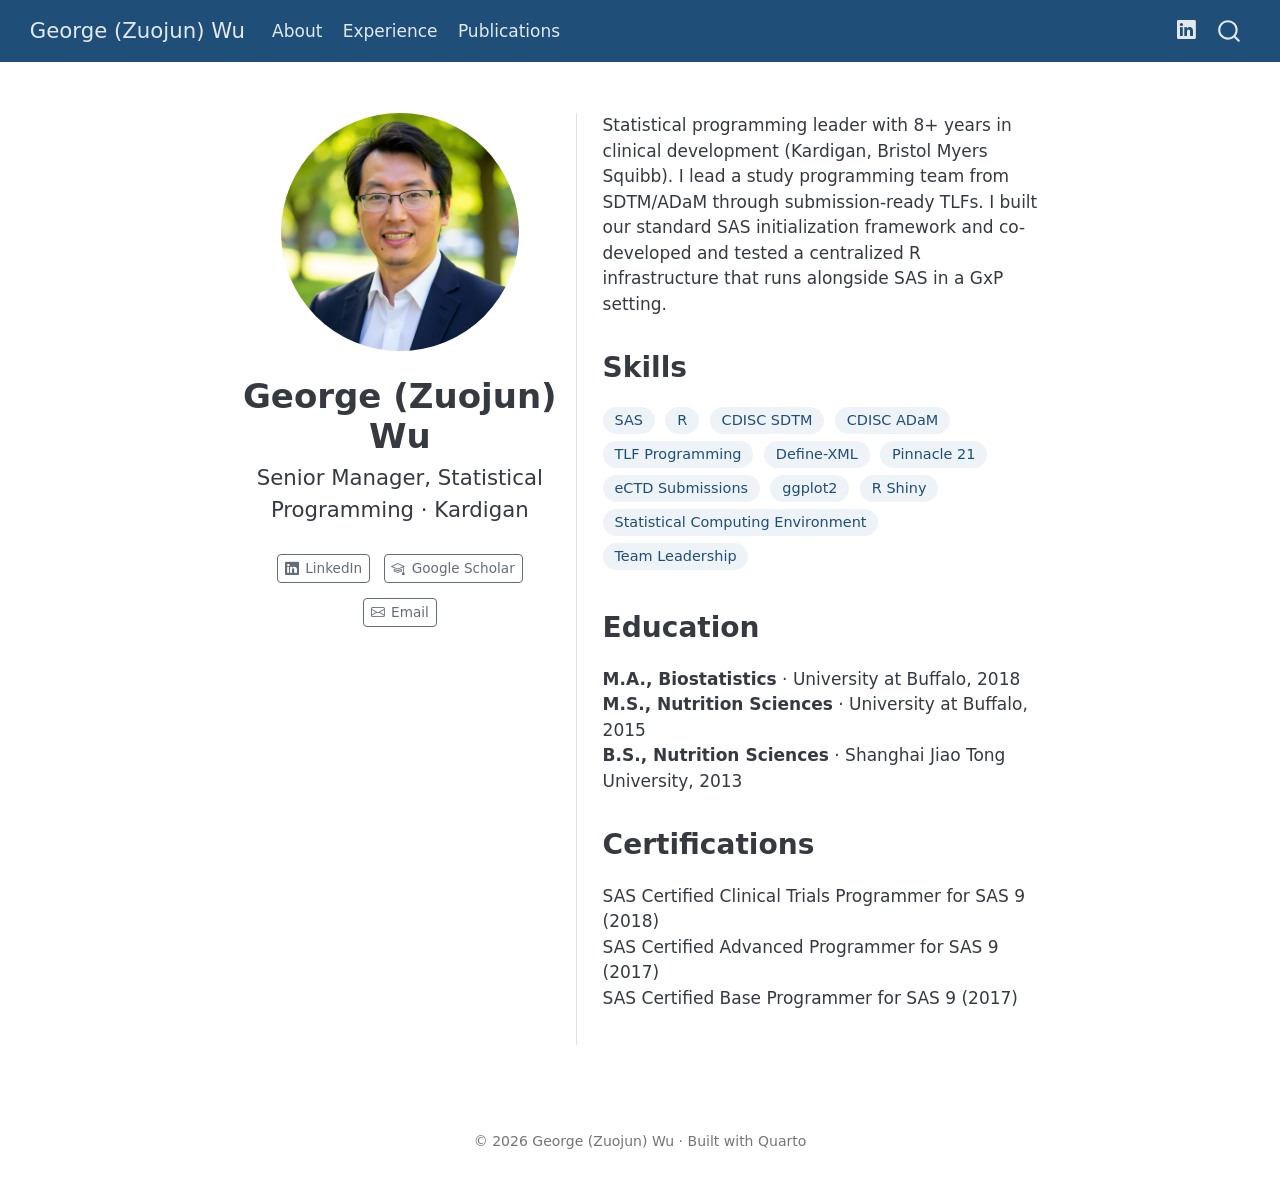
<file: docs/index.html>
<!DOCTYPE html>
<html xmlns="http://www.w3.org/1999/xhtml" lang="en" xml:lang="en"><head>

<meta charset="utf-8">
<meta name="generator" content="quarto-1.10.18">

<meta name="viewport" content="width=device-width, initial-scale=1.0, user-scalable=yes">


<title>George (Zuojun) Wu</title>
<style>
/* Default styles provided by pandoc.
** See https://pandoc.org/MANUAL.html#variables-for-html for config info.
*/
span.smallcaps{font-variant: small-caps;}
div.columns{display: flex; gap: 1.5em;}
div.column{flex: auto;}
@media screen {
div.columns{gap: min(4vw, 1.5em);}
div.column{overflow-x: auto;}
}
div.hanging-indent{margin-left: 1.5em; text-indent: -1.5em;}
ul.task-list{list-style: none;}
ul.task-list li input[type="checkbox"] {
  width: 0.8em;
  margin: 0 0.8em 0.2em -1em; /* quarto-specific, see https://github.com/quarto-dev/quarto-cli/issues/4556 */ 
  vertical-align: middle;
}
</style>


<script src="site_libs/quarto-nav/quarto-nav.js"></script>
<script src="site_libs/quarto-nav/headroom.min.js"></script>
<script src="site_libs/clipboard/clipboard.min.js"></script>
<script src="site_libs/quarto-search/autocomplete.umd.js"></script>
<script src="site_libs/quarto-search/fuse.min.js"></script>
<script src="site_libs/quarto-search/quarto-search.js"></script>
<meta name="quarto:offset" content="./">
<script src="site_libs/quarto-html/quarto.js" type="module"></script>
<script src="site_libs/quarto-html/tabsets/tabsets.js" type="module"></script>
<script src="site_libs/quarto-html/popper.min.js"></script>
<script src="site_libs/quarto-html/tippy.umd.min.js"></script>
<link href="site_libs/quarto-html/tippy.css" rel="stylesheet">
<link href="site_libs/quarto-html/quarto-syntax-highlighting-64a204ab8560d761af7679ceaba22944.css" rel="stylesheet" id="quarto-text-highlighting-styles">
<script src="site_libs/bootstrap/bootstrap.min.js"></script>
<link href="site_libs/bootstrap/bootstrap-icons.css" rel="stylesheet">
<link href="site_libs/bootstrap/bootstrap-c2377bcc6cf7d1278f68aa3587a7c56a.min.css" rel="stylesheet" append-hash="true" id="quarto-bootstrap" data-mode="light">
<script id="quarto-search-options" type="application/json">{
  "location": "navbar",
  "copy-button": false,
  "collapse-after": 3,
  "panel-placement": "end",
  "type": "overlay",
  "limit": 50,
  "keyboard-shortcut": [
    "f",
    "/",
    "s"
  ],
  "show-item-context": false,
  "language": {
    "search-no-results-text": "No results",
    "search-matching-documents-text": "matching documents",
    "search-copy-link-title": "Copy link to search",
    "search-hide-matches-text": "Hide additional matches",
    "search-more-match-text": "more match in this document",
    "search-more-matches-text": "more matches in this document",
    "search-clear-button-title": "Clear",
    "search-text-placeholder": "",
    "search-detached-cancel-button-title": "Cancel",
    "search-submit-button-title": "Submit",
    "search-label": "Search"
  }
}</script>


</head>

<body class="nav-fixed fullcontent quarto-light">

<div id="quarto-search-results"></div>
  <header id="quarto-header" class="headroom fixed-top">
    <nav class="navbar navbar-expand-lg " data-bs-theme="dark">
      <div class="navbar-container container-fluid">
      <div class="navbar-brand-container mx-auto">
    <a class="navbar-brand" href="./index.html">
    <span class="navbar-title">George (Zuojun) Wu</span>
    </a>
  </div>
            <div id="quarto-search" class="" title="Search"></div>
          <button class="navbar-toggler" type="button" data-bs-toggle="collapse" data-bs-target="#navbarCollapse" aria-controls="navbarCollapse" role="menu" aria-expanded="false" aria-label="Toggle navigation" onclick="if (window.quartoToggleHeadroom) { window.quartoToggleHeadroom(); }">
  <span class="navbar-toggler-icon"></span>
</button>
          <div class="collapse navbar-collapse" id="navbarCollapse">
            <ul class="navbar-nav navbar-nav-scroll me-auto">
  <li class="nav-item">
    <a class="nav-link active" href="./index.html" aria-current="page"> 
<span class="menu-text">About</span></a>
  </li>  
  <li class="nav-item">
    <a class="nav-link" href="./experience.html"> 
<span class="menu-text">Experience</span></a>
  </li>  
  <li class="nav-item">
    <a class="nav-link" href="./publications.html"> 
<span class="menu-text">Publications</span></a>
  </li>  
</ul>
            <ul class="navbar-nav navbar-nav-scroll ms-auto">
  <li class="nav-item compact">
    <a class="nav-link" href="https://www.linkedin.com/in/georgewu-statprog/"> <i class="bi bi-linkedin" role="img" aria-label="LinkedIn">
</i> 
<span class="menu-text"></span></a>
  </li>  
</ul>
          </div> <!-- /navcollapse -->
            <div class="quarto-navbar-tools">
</div>
      </div> <!-- /container-fluid -->
    </nav>
</header>
<!-- content -->
<div id="quarto-content" class="quarto-container page-columns page-rows-contents page-layout-article page-navbar">
<!-- sidebar -->
<!-- margin-sidebar -->
    
<!-- main -->
<div class="quarto-about-trestles">
  <div class="about-entity">
    <img src="images/profile.JPG" class="about-image
  round " style="height: 14em; width: 14em;">
<header id="title-block-header" class="quarto-title-block default">
<div class="quarto-title">
<h1 class="title">George (Zuojun) Wu</h1>
<p class="subtitle lead">Senior Manager, Statistical Programming · Kardigan</p>
</div>
<div class="quarto-title-meta">
  </div>
</header>
    <div class="about-links">
  <a href="https://www.linkedin.com/in/georgewu-statprog/" class="about-link" rel="" target="">
    <i class="bi bi-linkedin"></i>
     <span class="about-link-text">LinkedIn</span>
  </a>
  <a href="https://scholar.google.com/citations?user=NpVmGIYAAAAJ&amp;hl=en" class="about-link" rel="" target="">
    <i class="bi bi-mortarboard"></i>
     <span class="about-link-text">Google Scholar</span>
  </a>
  <a href="mailto:wuzuojun123@gmail.com" class="about-link" rel="" target="">
    <i class="bi bi-envelope"></i>
     <span class="about-link-text">Email</span>
  </a>
</div>
  </div>
  <div class="about-contents"><main class="content" id="quarto-document-content">
<p>Statistical programming leader with 8+ years in clinical development (Kardigan, Bristol Myers Squibb). I lead a study programming team from SDTM/ADaM through submission-ready TLFs. I built our standard SAS initialization framework and co-developed and tested a centralized R infrastructure that runs alongside SAS in a GxP setting.</p>
<section id="skills" class="level2">
<h2 data-anchor-id="skills">Skills</h2>
<div class="skill-tags">
<p><span>SAS</span> <span>R</span> <span>CDISC SDTM</span> <span>CDISC ADaM</span> <span>TLF Programming</span> <span>Define-XML</span> <span>Pinnacle 21</span> <span>eCTD Submissions</span> <span>ggplot2</span> <span>R Shiny</span> <span>Statistical Computing Environment</span> <span>Team Leadership</span></p>
</div>
</section>
<section id="education" class="level2">
<h2 data-anchor-id="education">Education</h2>
<p><strong>M.A., Biostatistics</strong> · University at Buffalo, 2018<br>
<strong>M.S., Nutrition Sciences</strong> · University at Buffalo, 2015<br>
<strong>B.S., Nutrition Sciences</strong> · Shanghai Jiao Tong University, 2013</p>
</section>
<section id="certifications" class="level2">
<h2 data-anchor-id="certifications">Certifications</h2>
<p>SAS Certified Clinical Trials Programmer for SAS 9 (2018)<br>
SAS Certified Advanced Programmer for SAS 9 (2017)<br>
SAS Certified Base Programmer for SAS 9 (2017)</p>


</section>
</main></div>
</div>
 <!-- /main -->
<script id="quarto-html-after-body" type="application/javascript">
  window.document.addEventListener("DOMContentLoaded", function (event) {
    const isCodeAnnotation = (el) => {
      for (const clz of el.classList) {
        if (clz.startsWith('code-annotation-')) {                     
          return true;
        }
      }
      return false;
    }
    const onCopySuccess = function(e) {
      // button target
      const button = e.trigger;
      // don't keep focus
      button.blur();
      // flash "checked"
      button.classList.add('code-copy-button-checked');
      var currentTitle = button.getAttribute("title");
      button.setAttribute("title", "Copied!");
      let tooltip;
      if (window.bootstrap) {
        button.setAttribute("data-bs-toggle", "tooltip");
        button.setAttribute("data-bs-placement", "left");
        button.setAttribute("data-bs-title", "Copied!");
        tooltip = new bootstrap.Tooltip(button, 
          { trigger: "manual", 
            customClass: "code-copy-button-tooltip",
            offset: [0, -8]});
        tooltip.show();    
      }
      setTimeout(function() {
        if (tooltip) {
          tooltip.hide();
          button.removeAttribute("data-bs-title");
          button.removeAttribute("data-bs-toggle");
          button.removeAttribute("data-bs-placement");
        }
        button.setAttribute("title", currentTitle);
        button.classList.remove('code-copy-button-checked');
      }, 1000);
      // clear code selection
      e.clearSelection();
    }
    const getTextToCopy = function(trigger) {
      const outerScaffold = trigger.parentElement.cloneNode(true);
      const codeEl = outerScaffold.querySelector('code');
      for (const childEl of codeEl.children) {
        if (isCodeAnnotation(childEl)) {
          childEl.remove();
        }
      }
      return codeEl.innerText;
    }
    const clipboard = new window.ClipboardJS('.code-copy-button:not([data-in-quarto-modal])', {
      text: getTextToCopy
    });
    clipboard.on('success', onCopySuccess);
    if (window.document.getElementById('quarto-embedded-source-code-modal')) {
      const clipboardModal = new window.ClipboardJS('.code-copy-button[data-in-quarto-modal]', {
        text: getTextToCopy,
        container: window.document.getElementById('quarto-embedded-source-code-modal')
      });
      clipboardModal.on('success', onCopySuccess);
    }
      var localhostRegex = new RegExp(/^(?:http|https):\/\/localhost\:?[0-9]*\//);
      var mailtoRegex = new RegExp(/^mailto:/);
        var filterRegex = new RegExp("https:\/\/actsofanalysis\.github\.io\/george-wu");
      var isInternal = (href) => {
          return filterRegex.test(href) || localhostRegex.test(href) || mailtoRegex.test(href);
      }
      // Inspect non-navigation links and adorn them if external
     var links = window.document.querySelectorAll('a[href]:not(.nav-link):not(.navbar-brand):not(.toc-action):not(.sidebar-link):not(.sidebar-item-toggle):not(.pagination-link):not(.no-external):not([aria-hidden]):not(.dropdown-item):not(.quarto-navigation-tool):not(.about-link)');
      for (var i=0; i<links.length; i++) {
        const link = links[i];
        if (!isInternal(link.href)) {
          // undo the damage that might have been done by quarto-nav.js in the case of
          // links that we want to consider external
          if (link.dataset.originalHref !== undefined) {
            link.href = link.dataset.originalHref;
          }
        }
      }
    function tippyHover(el, contentFn, onTriggerFn, onUntriggerFn) {
      const config = {
        allowHTML: true,
        maxWidth: 500,
        delay: 100,
        arrow: false,
        appendTo: function(el) {
            return el.parentElement;
        },
        interactive: true,
        interactiveBorder: 10,
        theme: 'quarto',
        placement: 'bottom-start',
      };
      if (contentFn) {
        config.content = contentFn;
      }
      if (onTriggerFn) {
        config.onTrigger = onTriggerFn;
      }
      if (onUntriggerFn) {
        config.onUntrigger = onUntriggerFn;
      }
      window.tippy(el, config); 
    }
    const noterefs = window.document.querySelectorAll('a[role="doc-noteref"]');
    for (var i=0; i<noterefs.length; i++) {
      const ref = noterefs[i];
      tippyHover(ref, function() {
        // use id or data attribute instead here
        let href = ref.getAttribute('data-footnote-href') || ref.getAttribute('href');
        try { href = new URL(href).hash; } catch {}
        const id = href.replace(/^#\/?/, "");
        const note = window.document.getElementById(id);
        if (note) {
          return note.innerHTML;
        } else {
          return "";
        }
      });
    }
    const xrefs = window.document.querySelectorAll('a.quarto-xref');
    const processXRef = (id, note) => {
      // Strip column container classes
      const stripColumnClz = (el) => {
        el.classList.remove("page-full", "page-columns");
        if (el.children) {
          for (const child of el.children) {
            stripColumnClz(child);
          }
        }
      }
      stripColumnClz(note)
      if (id === null || id.startsWith('sec-')) {
        // Special case sections, only their first couple elements
        const container = document.createElement("div");
        if (note.children && note.children.length > 2) {
          container.appendChild(note.children[0].cloneNode(true));
          for (let i = 1; i < note.children.length; i++) {
            const child = note.children[i];
            if (child.tagName === "P" && child.innerText === "") {
              continue;
            } else {
              container.appendChild(child.cloneNode(true));
              break;
            }
          }
          if (window.Quarto?.typesetMath) {
            window.Quarto.typesetMath(container);
          }
          return container.innerHTML
        } else {
          if (window.Quarto?.typesetMath) {
            window.Quarto.typesetMath(note);
          }
          return note.innerHTML;
        }
      } else {
        // Remove any anchor links if they are present
        const anchorLink = note.querySelector('a.anchorjs-link');
        if (anchorLink) {
          anchorLink.remove();
        }
        if (window.Quarto?.typesetMath) {
          window.Quarto.typesetMath(note);
        }
        if (note.classList.contains("callout")) {
          return note.outerHTML;
        } else {
          return note.innerHTML;
        }
      }
    }
    for (var i=0; i<xrefs.length; i++) {
      const xref = xrefs[i];
      tippyHover(xref, undefined, function(instance) {
        instance.disable();
        let url = xref.getAttribute('href');
        let hash = undefined; 
        if (url.startsWith('#')) {
          hash = url;
        } else {
          try { hash = new URL(url).hash; } catch {}
        }
        if (hash) {
          const id = hash.replace(/^#\/?/, "");
          const note = window.document.getElementById(id);
          if (note !== null) {
            try {
              const html = processXRef(id, note.cloneNode(true));
              instance.setContent(html);
            } finally {
              instance.enable();
              instance.show();
            }
          } else {
            // See if we can fetch this
            fetch(url.split('#')[0])
            .then(res => res.text())
            .then(html => {
              const parser = new DOMParser();
              const htmlDoc = parser.parseFromString(html, "text/html");
              const note = htmlDoc.getElementById(id);
              if (note !== null) {
                const html = processXRef(id, note);
                instance.setContent(html);
              } 
            }).finally(() => {
              instance.enable();
              instance.show();
            });
          }
        } else {
          // See if we can fetch a full url (with no hash to target)
          // This is a special case and we should probably do some content thinning / targeting
          fetch(url)
          .then(res => res.text())
          .then(html => {
            const parser = new DOMParser();
            const htmlDoc = parser.parseFromString(html, "text/html");
            const note = htmlDoc.querySelector('main.content');
            if (note !== null) {
              // This should only happen for chapter cross references
              // (since there is no id in the URL)
              // remove the first header
              if (note.children.length > 0 && note.children[0].tagName === "HEADER") {
                note.children[0].remove();
              }
              const html = processXRef(null, note);
              instance.setContent(html);
            } 
          }).finally(() => {
            instance.enable();
            instance.show();
          });
        }
      }, function(instance) {
      });
    }
        let selectedAnnoteEl;
        const selectorForAnnotation = ( cell, annotation) => {
          let cellAttr = 'data-code-cell="' + cell + '"';
          let lineAttr = 'data-code-annotation="' +  annotation + '"';
          const selector = 'span[' + cellAttr + '][' + lineAttr + ']';
          return selector;
        }
        const selectCodeLines = (annoteEl) => {
          const doc = window.document;
          const targetCell = annoteEl.getAttribute("data-target-cell");
          const targetAnnotation = annoteEl.getAttribute("data-target-annotation");
          const annoteSpan = window.document.querySelector(selectorForAnnotation(targetCell, targetAnnotation));
          const lines = annoteSpan.getAttribute("data-code-lines").split(",");
          const lineIds = lines.map((line) => {
            return targetCell + "-" + line;
          })
          let top = null;
          let height = null;
          let parent = null;
          if (lineIds.length > 0) {
              //compute the position of the single el (top and bottom and make a div)
              const el = window.document.getElementById(lineIds[0]);
              top = el.offsetTop;
              height = el.offsetHeight;
              parent = el.parentElement.parentElement;
            if (lineIds.length > 1) {
              const lastEl = window.document.getElementById(lineIds[lineIds.length - 1]);
              const bottom = lastEl.offsetTop + lastEl.offsetHeight;
              height = bottom - top;
            }
            if (top !== null && height !== null && parent !== null) {
              // cook up a div (if necessary) and position it 
              let div = window.document.getElementById("code-annotation-line-highlight");
              if (div === null) {
                div = window.document.createElement("div");
                div.setAttribute("id", "code-annotation-line-highlight");
                div.style.position = 'absolute';
                parent.appendChild(div);
              }
              div.style.top = top - 2 + "px";
              div.style.height = height + 4 + "px";
              div.style.left = 0;
              let gutterDiv = window.document.getElementById("code-annotation-line-highlight-gutter");
              if (gutterDiv === null) {
                gutterDiv = window.document.createElement("div");
                gutterDiv.setAttribute("id", "code-annotation-line-highlight-gutter");
                gutterDiv.style.position = 'absolute';
                const codeCell = window.document.getElementById(targetCell);
                const gutter = codeCell.querySelector('.code-annotation-gutter');
                gutter.appendChild(gutterDiv);
              }
              gutterDiv.style.top = top - 2 + "px";
              gutterDiv.style.height = height + 4 + "px";
            }
            selectedAnnoteEl = annoteEl;
          }
        };
        const unselectCodeLines = () => {
          const elementsIds = ["code-annotation-line-highlight", "code-annotation-line-highlight-gutter"];
          elementsIds.forEach((elId) => {
            const div = window.document.getElementById(elId);
            if (div) {
              div.remove();
            }
          });
          selectedAnnoteEl = undefined;
        };
          // Handle positioning of the toggle
      window.addEventListener(
        "resize",
        throttle(() => {
          elRect = undefined;
          if (selectedAnnoteEl) {
            selectCodeLines(selectedAnnoteEl);
          }
        }, 10)
      );
      function throttle(fn, ms) {
      let throttle = false;
      let timer;
        return (...args) => {
          if(!throttle) { // first call gets through
              fn.apply(this, args);
              throttle = true;
          } else { // all the others get throttled
              if(timer) clearTimeout(timer); // cancel #2
              timer = setTimeout(() => {
                fn.apply(this, args);
                timer = throttle = false;
              }, ms);
          }
        };
      }
        // Attach click handler to the DT
        const annoteDls = window.document.querySelectorAll('dt[data-target-cell]');
        for (const annoteDlNode of annoteDls) {
          annoteDlNode.addEventListener('click', (event) => {
            const clickedEl = event.target;
            if (clickedEl !== selectedAnnoteEl) {
              unselectCodeLines();
              const activeEl = window.document.querySelector('dt[data-target-cell].code-annotation-active');
              if (activeEl) {
                activeEl.classList.remove('code-annotation-active');
              }
              selectCodeLines(clickedEl);
              clickedEl.classList.add('code-annotation-active');
            } else {
              // Unselect the line
              unselectCodeLines();
              clickedEl.classList.remove('code-annotation-active');
            }
          });
        }
    const findCites = (el) => {
      const parentEl = el.parentElement;
      if (parentEl) {
        const cites = parentEl.dataset.cites;
        if (cites) {
          return {
            el,
            cites: cites.split(' ')
          };
        } else {
          return findCites(el.parentElement)
        }
      } else {
        return undefined;
      }
    };
    var bibliorefs = window.document.querySelectorAll('a[role="doc-biblioref"]');
    for (var i=0; i<bibliorefs.length; i++) {
      const ref = bibliorefs[i];
      const citeInfo = findCites(ref);
      if (citeInfo) {
        tippyHover(citeInfo.el, function() {
          var popup = window.document.createElement('div');
          citeInfo.cites.forEach(function(cite) {
            var citeDiv = window.document.createElement('div');
            citeDiv.classList.add('hanging-indent');
            citeDiv.classList.add('csl-entry');
            var biblioDiv = window.document.getElementById('ref-' + cite);
            if (biblioDiv) {
              citeDiv.innerHTML = biblioDiv.innerHTML;
            }
            popup.appendChild(citeDiv);
          });
          return popup.innerHTML;
        });
      }
    }
  });
  </script>
</div> <!-- /content -->
<footer class="footer">
  <div class="nav-footer">
    <div class="nav-footer-left">
      &nbsp;
    </div>   
    <div class="nav-footer-center">
<p>© 2026 George (Zuojun) Wu · Built with Quarto</p>
</div>
    <div class="nav-footer-right">
      &nbsp;
    </div>
  </div>
</footer>




</body></html>
</file>
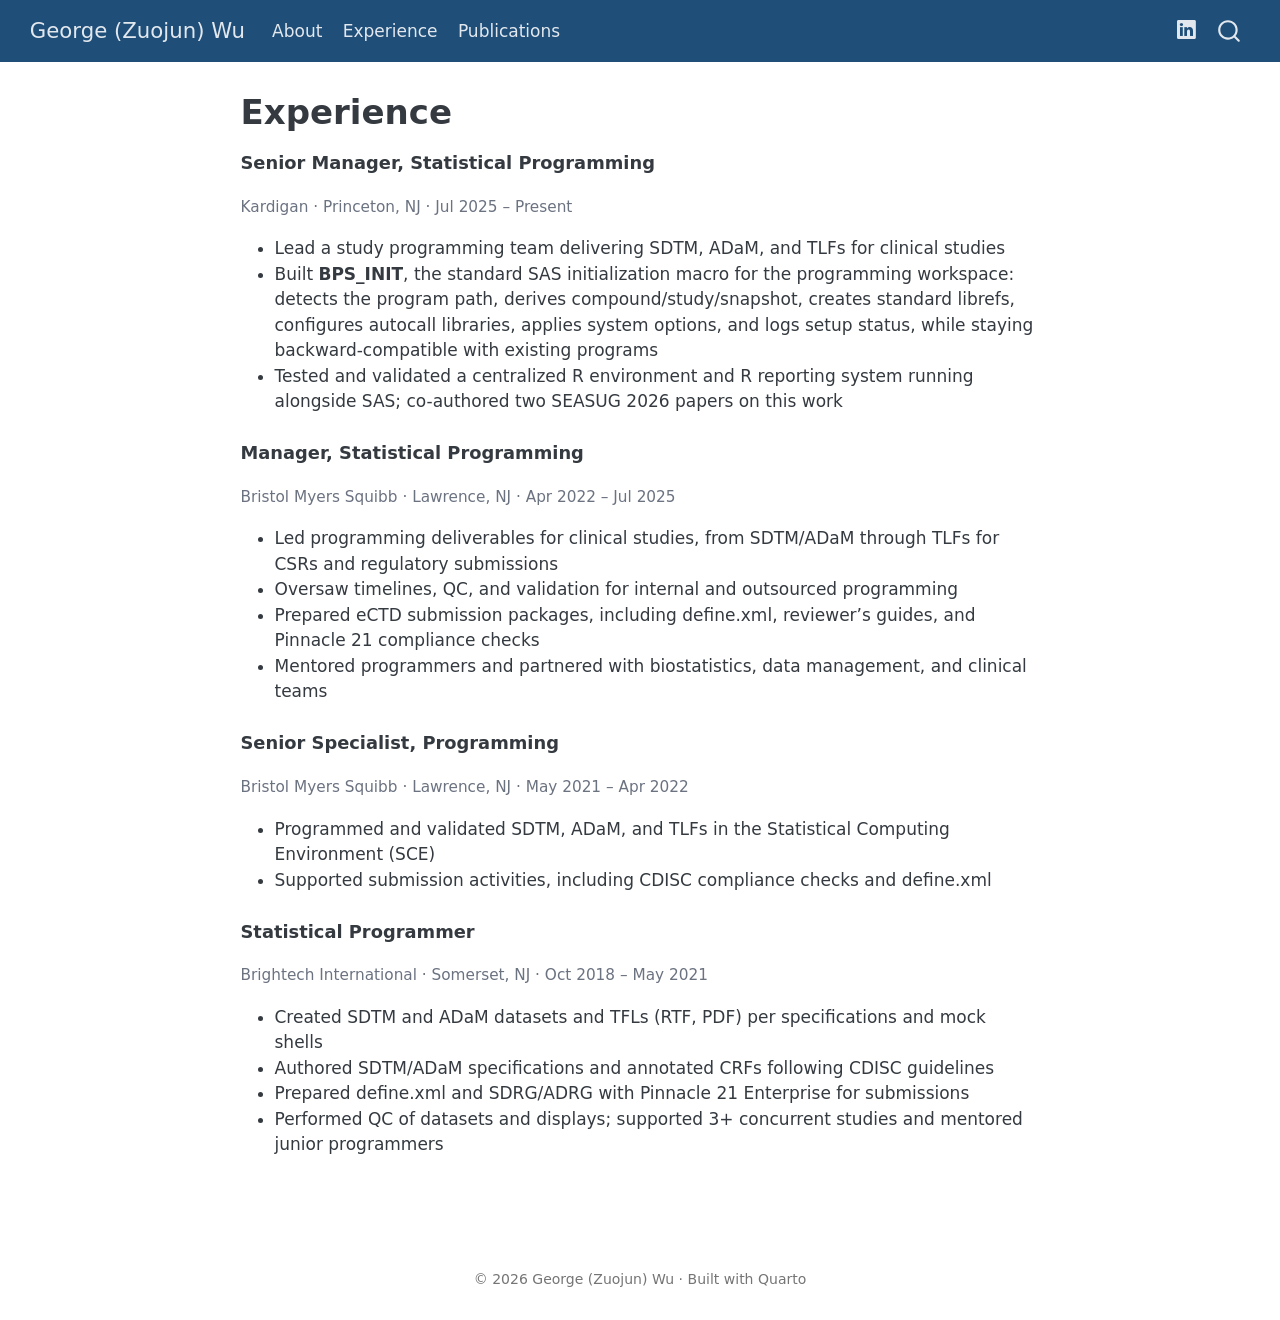
<file: docs/experience.html>
<!DOCTYPE html>
<html xmlns="http://www.w3.org/1999/xhtml" lang="en" xml:lang="en"><head>

<meta charset="utf-8">
<meta name="generator" content="quarto-1.10.18">

<meta name="viewport" content="width=device-width, initial-scale=1.0, user-scalable=yes">


<title>Experience – George (Zuojun) Wu</title>
<style>
/* Default styles provided by pandoc.
** See https://pandoc.org/MANUAL.html#variables-for-html for config info.
*/
span.smallcaps{font-variant: small-caps;}
div.columns{display: flex; gap: 1.5em;}
div.column{flex: auto;}
@media screen {
div.columns{gap: min(4vw, 1.5em);}
div.column{overflow-x: auto;}
}
div.hanging-indent{margin-left: 1.5em; text-indent: -1.5em;}
ul.task-list{list-style: none;}
ul.task-list li input[type="checkbox"] {
  width: 0.8em;
  margin: 0 0.8em 0.2em -1em; /* quarto-specific, see https://github.com/quarto-dev/quarto-cli/issues/4556 */ 
  vertical-align: middle;
}
</style>


<script src="site_libs/quarto-nav/quarto-nav.js"></script>
<script src="site_libs/quarto-nav/headroom.min.js"></script>
<script src="site_libs/clipboard/clipboard.min.js"></script>
<script src="site_libs/quarto-search/autocomplete.umd.js"></script>
<script src="site_libs/quarto-search/fuse.min.js"></script>
<script src="site_libs/quarto-search/quarto-search.js"></script>
<meta name="quarto:offset" content="./">
<script src="site_libs/quarto-html/quarto.js" type="module"></script>
<script src="site_libs/quarto-html/tabsets/tabsets.js" type="module"></script>
<script src="site_libs/quarto-html/popper.min.js"></script>
<script src="site_libs/quarto-html/tippy.umd.min.js"></script>
<script src="site_libs/quarto-html/anchor.min.js"></script>
<link href="site_libs/quarto-html/tippy.css" rel="stylesheet">
<link href="site_libs/quarto-html/quarto-syntax-highlighting-64a204ab8560d761af7679ceaba22944.css" rel="stylesheet" id="quarto-text-highlighting-styles">
<script src="site_libs/bootstrap/bootstrap.min.js"></script>
<link href="site_libs/bootstrap/bootstrap-icons.css" rel="stylesheet">
<link href="site_libs/bootstrap/bootstrap-c2377bcc6cf7d1278f68aa3587a7c56a.min.css" rel="stylesheet" append-hash="true" id="quarto-bootstrap" data-mode="light">
<script id="quarto-search-options" type="application/json">{
  "location": "navbar",
  "copy-button": false,
  "collapse-after": 3,
  "panel-placement": "end",
  "type": "overlay",
  "limit": 50,
  "keyboard-shortcut": [
    "f",
    "/",
    "s"
  ],
  "show-item-context": false,
  "language": {
    "search-no-results-text": "No results",
    "search-matching-documents-text": "matching documents",
    "search-copy-link-title": "Copy link to search",
    "search-hide-matches-text": "Hide additional matches",
    "search-more-match-text": "more match in this document",
    "search-more-matches-text": "more matches in this document",
    "search-clear-button-title": "Clear",
    "search-text-placeholder": "",
    "search-detached-cancel-button-title": "Cancel",
    "search-submit-button-title": "Submit",
    "search-label": "Search"
  }
}</script>


</head>

<body class="nav-fixed fullcontent quarto-light">

<div id="quarto-search-results"></div>
  <header id="quarto-header" class="headroom fixed-top">
    <nav class="navbar navbar-expand-lg " data-bs-theme="dark">
      <div class="navbar-container container-fluid">
      <div class="navbar-brand-container mx-auto">
    <a class="navbar-brand" href="./index.html">
    <span class="navbar-title">George (Zuojun) Wu</span>
    </a>
  </div>
            <div id="quarto-search" class="" title="Search"></div>
          <button class="navbar-toggler" type="button" data-bs-toggle="collapse" data-bs-target="#navbarCollapse" aria-controls="navbarCollapse" role="menu" aria-expanded="false" aria-label="Toggle navigation" onclick="if (window.quartoToggleHeadroom) { window.quartoToggleHeadroom(); }">
  <span class="navbar-toggler-icon"></span>
</button>
          <div class="collapse navbar-collapse" id="navbarCollapse">
            <ul class="navbar-nav navbar-nav-scroll me-auto">
  <li class="nav-item">
    <a class="nav-link" href="./index.html"> 
<span class="menu-text">About</span></a>
  </li>  
  <li class="nav-item">
    <a class="nav-link active" href="./experience.html" aria-current="page"> 
<span class="menu-text">Experience</span></a>
  </li>  
  <li class="nav-item">
    <a class="nav-link" href="./publications.html"> 
<span class="menu-text">Publications</span></a>
  </li>  
</ul>
            <ul class="navbar-nav navbar-nav-scroll ms-auto">
  <li class="nav-item compact">
    <a class="nav-link" href="https://www.linkedin.com/in/georgewu-statprog/"> <i class="bi bi-linkedin" role="img" aria-label="LinkedIn">
</i> 
<span class="menu-text"></span></a>
  </li>  
</ul>
          </div> <!-- /navcollapse -->
            <div class="quarto-navbar-tools">
</div>
      </div> <!-- /container-fluid -->
    </nav>
</header>
<!-- content -->
<div id="quarto-content" class="quarto-container page-columns page-rows-contents page-layout-article page-navbar">
<!-- sidebar -->
<!-- margin-sidebar -->
    
<!-- main -->
<main class="content" id="quarto-document-content">

<header id="title-block-header" class="quarto-title-block default">
<div class="quarto-title">
<h1 class="title">Experience</h1>
</div>



<div class="quarto-title-meta">

    
  
    
  </div>
  


</header>


<div class="role">
<p><span class="role-title">Senior Manager, Statistical Programming</span></p>
<p><span class="role-meta">Kardigan · Princeton, NJ · Jul 2025 – Present</span></p>
<ul>
<li>Lead a study programming team delivering SDTM, ADaM, and TLFs for clinical studies</li>
<li>Built <strong>BPS_INIT</strong>, the standard SAS initialization macro for the programming workspace: detects the program path, derives compound/study/snapshot, creates standard librefs, configures autocall libraries, applies system options, and logs setup status, while staying backward-compatible with existing programs</li>
<li>Tested and validated a centralized R environment and R reporting system running alongside SAS; co-authored two SEASUG 2026 papers on this work</li>
</ul>
</div>
<div class="role">
<p><span class="role-title">Manager, Statistical Programming</span></p>
<p><span class="role-meta">Bristol Myers Squibb · Lawrence, NJ · Apr 2022 – Jul 2025</span></p>
<ul>
<li>Led programming deliverables for clinical studies, from SDTM/ADaM through TLFs for CSRs and regulatory submissions</li>
<li>Oversaw timelines, QC, and validation for internal and outsourced programming</li>
<li>Prepared eCTD submission packages, including define.xml, reviewer’s guides, and Pinnacle 21 compliance checks</li>
<li>Mentored programmers and partnered with biostatistics, data management, and clinical teams</li>
</ul>
</div>
<div class="role">
<p><span class="role-title">Senior Specialist, Programming</span></p>
<p><span class="role-meta">Bristol Myers Squibb · Lawrence, NJ · May 2021 – Apr 2022</span></p>
<ul>
<li>Programmed and validated SDTM, ADaM, and TLFs in the Statistical Computing Environment (SCE)</li>
<li>Supported submission activities, including CDISC compliance checks and define.xml</li>
</ul>
</div>
<div class="role">
<p><span class="role-title">Statistical Programmer</span></p>
<p><span class="role-meta">Brightech International · Somerset, NJ · Oct 2018 – May 2021</span></p>
<ul>
<li>Created SDTM and ADaM datasets and TFLs (RTF, PDF) per specifications and mock shells</li>
<li>Authored SDTM/ADaM specifications and annotated CRFs following CDISC guidelines</li>
<li>Prepared define.xml and SDRG/ADRG with Pinnacle 21 Enterprise for submissions</li>
<li>Performed QC of datasets and displays; supported 3+ concurrent studies and mentored junior programmers</li>
</ul>
</div>



</main> <!-- /main -->
<script id="quarto-html-after-body" type="application/javascript">
  window.document.addEventListener("DOMContentLoaded", function (event) {
    const icon = "";
    const anchorJS = new window.AnchorJS();
    anchorJS.options = {
      placement: 'right',
      icon: icon
    };
    anchorJS.add('.anchored');
    const isCodeAnnotation = (el) => {
      for (const clz of el.classList) {
        if (clz.startsWith('code-annotation-')) {                     
          return true;
        }
      }
      return false;
    }
    const onCopySuccess = function(e) {
      // button target
      const button = e.trigger;
      // don't keep focus
      button.blur();
      // flash "checked"
      button.classList.add('code-copy-button-checked');
      var currentTitle = button.getAttribute("title");
      button.setAttribute("title", "Copied!");
      let tooltip;
      if (window.bootstrap) {
        button.setAttribute("data-bs-toggle", "tooltip");
        button.setAttribute("data-bs-placement", "left");
        button.setAttribute("data-bs-title", "Copied!");
        tooltip = new bootstrap.Tooltip(button, 
          { trigger: "manual", 
            customClass: "code-copy-button-tooltip",
            offset: [0, -8]});
        tooltip.show();    
      }
      setTimeout(function() {
        if (tooltip) {
          tooltip.hide();
          button.removeAttribute("data-bs-title");
          button.removeAttribute("data-bs-toggle");
          button.removeAttribute("data-bs-placement");
        }
        button.setAttribute("title", currentTitle);
        button.classList.remove('code-copy-button-checked');
      }, 1000);
      // clear code selection
      e.clearSelection();
    }
    const getTextToCopy = function(trigger) {
      const outerScaffold = trigger.parentElement.cloneNode(true);
      const codeEl = outerScaffold.querySelector('code');
      for (const childEl of codeEl.children) {
        if (isCodeAnnotation(childEl)) {
          childEl.remove();
        }
      }
      return codeEl.innerText;
    }
    const clipboard = new window.ClipboardJS('.code-copy-button:not([data-in-quarto-modal])', {
      text: getTextToCopy
    });
    clipboard.on('success', onCopySuccess);
    if (window.document.getElementById('quarto-embedded-source-code-modal')) {
      const clipboardModal = new window.ClipboardJS('.code-copy-button[data-in-quarto-modal]', {
        text: getTextToCopy,
        container: window.document.getElementById('quarto-embedded-source-code-modal')
      });
      clipboardModal.on('success', onCopySuccess);
    }
      var localhostRegex = new RegExp(/^(?:http|https):\/\/localhost\:?[0-9]*\//);
      var mailtoRegex = new RegExp(/^mailto:/);
        var filterRegex = new RegExp("https:\/\/actsofanalysis\.github\.io\/george-wu");
      var isInternal = (href) => {
          return filterRegex.test(href) || localhostRegex.test(href) || mailtoRegex.test(href);
      }
      // Inspect non-navigation links and adorn them if external
     var links = window.document.querySelectorAll('a[href]:not(.nav-link):not(.navbar-brand):not(.toc-action):not(.sidebar-link):not(.sidebar-item-toggle):not(.pagination-link):not(.no-external):not([aria-hidden]):not(.dropdown-item):not(.quarto-navigation-tool):not(.about-link)');
      for (var i=0; i<links.length; i++) {
        const link = links[i];
        if (!isInternal(link.href)) {
          // undo the damage that might have been done by quarto-nav.js in the case of
          // links that we want to consider external
          if (link.dataset.originalHref !== undefined) {
            link.href = link.dataset.originalHref;
          }
        }
      }
    function tippyHover(el, contentFn, onTriggerFn, onUntriggerFn) {
      const config = {
        allowHTML: true,
        maxWidth: 500,
        delay: 100,
        arrow: false,
        appendTo: function(el) {
            return el.parentElement;
        },
        interactive: true,
        interactiveBorder: 10,
        theme: 'quarto',
        placement: 'bottom-start',
      };
      if (contentFn) {
        config.content = contentFn;
      }
      if (onTriggerFn) {
        config.onTrigger = onTriggerFn;
      }
      if (onUntriggerFn) {
        config.onUntrigger = onUntriggerFn;
      }
      window.tippy(el, config); 
    }
    const noterefs = window.document.querySelectorAll('a[role="doc-noteref"]');
    for (var i=0; i<noterefs.length; i++) {
      const ref = noterefs[i];
      tippyHover(ref, function() {
        // use id or data attribute instead here
        let href = ref.getAttribute('data-footnote-href') || ref.getAttribute('href');
        try { href = new URL(href).hash; } catch {}
        const id = href.replace(/^#\/?/, "");
        const note = window.document.getElementById(id);
        if (note) {
          return note.innerHTML;
        } else {
          return "";
        }
      });
    }
    const xrefs = window.document.querySelectorAll('a.quarto-xref');
    const processXRef = (id, note) => {
      // Strip column container classes
      const stripColumnClz = (el) => {
        el.classList.remove("page-full", "page-columns");
        if (el.children) {
          for (const child of el.children) {
            stripColumnClz(child);
          }
        }
      }
      stripColumnClz(note)
      if (id === null || id.startsWith('sec-')) {
        // Special case sections, only their first couple elements
        const container = document.createElement("div");
        if (note.children && note.children.length > 2) {
          container.appendChild(note.children[0].cloneNode(true));
          for (let i = 1; i < note.children.length; i++) {
            const child = note.children[i];
            if (child.tagName === "P" && child.innerText === "") {
              continue;
            } else {
              container.appendChild(child.cloneNode(true));
              break;
            }
          }
          if (window.Quarto?.typesetMath) {
            window.Quarto.typesetMath(container);
          }
          return container.innerHTML
        } else {
          if (window.Quarto?.typesetMath) {
            window.Quarto.typesetMath(note);
          }
          return note.innerHTML;
        }
      } else {
        // Remove any anchor links if they are present
        const anchorLink = note.querySelector('a.anchorjs-link');
        if (anchorLink) {
          anchorLink.remove();
        }
        if (window.Quarto?.typesetMath) {
          window.Quarto.typesetMath(note);
        }
        if (note.classList.contains("callout")) {
          return note.outerHTML;
        } else {
          return note.innerHTML;
        }
      }
    }
    for (var i=0; i<xrefs.length; i++) {
      const xref = xrefs[i];
      tippyHover(xref, undefined, function(instance) {
        instance.disable();
        let url = xref.getAttribute('href');
        let hash = undefined; 
        if (url.startsWith('#')) {
          hash = url;
        } else {
          try { hash = new URL(url).hash; } catch {}
        }
        if (hash) {
          const id = hash.replace(/^#\/?/, "");
          const note = window.document.getElementById(id);
          if (note !== null) {
            try {
              const html = processXRef(id, note.cloneNode(true));
              instance.setContent(html);
            } finally {
              instance.enable();
              instance.show();
            }
          } else {
            // See if we can fetch this
            fetch(url.split('#')[0])
            .then(res => res.text())
            .then(html => {
              const parser = new DOMParser();
              const htmlDoc = parser.parseFromString(html, "text/html");
              const note = htmlDoc.getElementById(id);
              if (note !== null) {
                const html = processXRef(id, note);
                instance.setContent(html);
              } 
            }).finally(() => {
              instance.enable();
              instance.show();
            });
          }
        } else {
          // See if we can fetch a full url (with no hash to target)
          // This is a special case and we should probably do some content thinning / targeting
          fetch(url)
          .then(res => res.text())
          .then(html => {
            const parser = new DOMParser();
            const htmlDoc = parser.parseFromString(html, "text/html");
            const note = htmlDoc.querySelector('main.content');
            if (note !== null) {
              // This should only happen for chapter cross references
              // (since there is no id in the URL)
              // remove the first header
              if (note.children.length > 0 && note.children[0].tagName === "HEADER") {
                note.children[0].remove();
              }
              const html = processXRef(null, note);
              instance.setContent(html);
            } 
          }).finally(() => {
            instance.enable();
            instance.show();
          });
        }
      }, function(instance) {
      });
    }
        let selectedAnnoteEl;
        const selectorForAnnotation = ( cell, annotation) => {
          let cellAttr = 'data-code-cell="' + cell + '"';
          let lineAttr = 'data-code-annotation="' +  annotation + '"';
          const selector = 'span[' + cellAttr + '][' + lineAttr + ']';
          return selector;
        }
        const selectCodeLines = (annoteEl) => {
          const doc = window.document;
          const targetCell = annoteEl.getAttribute("data-target-cell");
          const targetAnnotation = annoteEl.getAttribute("data-target-annotation");
          const annoteSpan = window.document.querySelector(selectorForAnnotation(targetCell, targetAnnotation));
          const lines = annoteSpan.getAttribute("data-code-lines").split(",");
          const lineIds = lines.map((line) => {
            return targetCell + "-" + line;
          })
          let top = null;
          let height = null;
          let parent = null;
          if (lineIds.length > 0) {
              //compute the position of the single el (top and bottom and make a div)
              const el = window.document.getElementById(lineIds[0]);
              top = el.offsetTop;
              height = el.offsetHeight;
              parent = el.parentElement.parentElement;
            if (lineIds.length > 1) {
              const lastEl = window.document.getElementById(lineIds[lineIds.length - 1]);
              const bottom = lastEl.offsetTop + lastEl.offsetHeight;
              height = bottom - top;
            }
            if (top !== null && height !== null && parent !== null) {
              // cook up a div (if necessary) and position it 
              let div = window.document.getElementById("code-annotation-line-highlight");
              if (div === null) {
                div = window.document.createElement("div");
                div.setAttribute("id", "code-annotation-line-highlight");
                div.style.position = 'absolute';
                parent.appendChild(div);
              }
              div.style.top = top - 2 + "px";
              div.style.height = height + 4 + "px";
              div.style.left = 0;
              let gutterDiv = window.document.getElementById("code-annotation-line-highlight-gutter");
              if (gutterDiv === null) {
                gutterDiv = window.document.createElement("div");
                gutterDiv.setAttribute("id", "code-annotation-line-highlight-gutter");
                gutterDiv.style.position = 'absolute';
                const codeCell = window.document.getElementById(targetCell);
                const gutter = codeCell.querySelector('.code-annotation-gutter');
                gutter.appendChild(gutterDiv);
              }
              gutterDiv.style.top = top - 2 + "px";
              gutterDiv.style.height = height + 4 + "px";
            }
            selectedAnnoteEl = annoteEl;
          }
        };
        const unselectCodeLines = () => {
          const elementsIds = ["code-annotation-line-highlight", "code-annotation-line-highlight-gutter"];
          elementsIds.forEach((elId) => {
            const div = window.document.getElementById(elId);
            if (div) {
              div.remove();
            }
          });
          selectedAnnoteEl = undefined;
        };
          // Handle positioning of the toggle
      window.addEventListener(
        "resize",
        throttle(() => {
          elRect = undefined;
          if (selectedAnnoteEl) {
            selectCodeLines(selectedAnnoteEl);
          }
        }, 10)
      );
      function throttle(fn, ms) {
      let throttle = false;
      let timer;
        return (...args) => {
          if(!throttle) { // first call gets through
              fn.apply(this, args);
              throttle = true;
          } else { // all the others get throttled
              if(timer) clearTimeout(timer); // cancel #2
              timer = setTimeout(() => {
                fn.apply(this, args);
                timer = throttle = false;
              }, ms);
          }
        };
      }
        // Attach click handler to the DT
        const annoteDls = window.document.querySelectorAll('dt[data-target-cell]');
        for (const annoteDlNode of annoteDls) {
          annoteDlNode.addEventListener('click', (event) => {
            const clickedEl = event.target;
            if (clickedEl !== selectedAnnoteEl) {
              unselectCodeLines();
              const activeEl = window.document.querySelector('dt[data-target-cell].code-annotation-active');
              if (activeEl) {
                activeEl.classList.remove('code-annotation-active');
              }
              selectCodeLines(clickedEl);
              clickedEl.classList.add('code-annotation-active');
            } else {
              // Unselect the line
              unselectCodeLines();
              clickedEl.classList.remove('code-annotation-active');
            }
          });
        }
    const findCites = (el) => {
      const parentEl = el.parentElement;
      if (parentEl) {
        const cites = parentEl.dataset.cites;
        if (cites) {
          return {
            el,
            cites: cites.split(' ')
          };
        } else {
          return findCites(el.parentElement)
        }
      } else {
        return undefined;
      }
    };
    var bibliorefs = window.document.querySelectorAll('a[role="doc-biblioref"]');
    for (var i=0; i<bibliorefs.length; i++) {
      const ref = bibliorefs[i];
      const citeInfo = findCites(ref);
      if (citeInfo) {
        tippyHover(citeInfo.el, function() {
          var popup = window.document.createElement('div');
          citeInfo.cites.forEach(function(cite) {
            var citeDiv = window.document.createElement('div');
            citeDiv.classList.add('hanging-indent');
            citeDiv.classList.add('csl-entry');
            var biblioDiv = window.document.getElementById('ref-' + cite);
            if (biblioDiv) {
              citeDiv.innerHTML = biblioDiv.innerHTML;
            }
            popup.appendChild(citeDiv);
          });
          return popup.innerHTML;
        });
      }
    }
  });
  </script>
</div> <!-- /content -->
<footer class="footer">
  <div class="nav-footer">
    <div class="nav-footer-left">
      &nbsp;
    </div>   
    <div class="nav-footer-center">
<p>© 2026 George (Zuojun) Wu · Built with Quarto</p>
</div>
    <div class="nav-footer-right">
      &nbsp;
    </div>
  </div>
</footer>




</body></html>
</file>
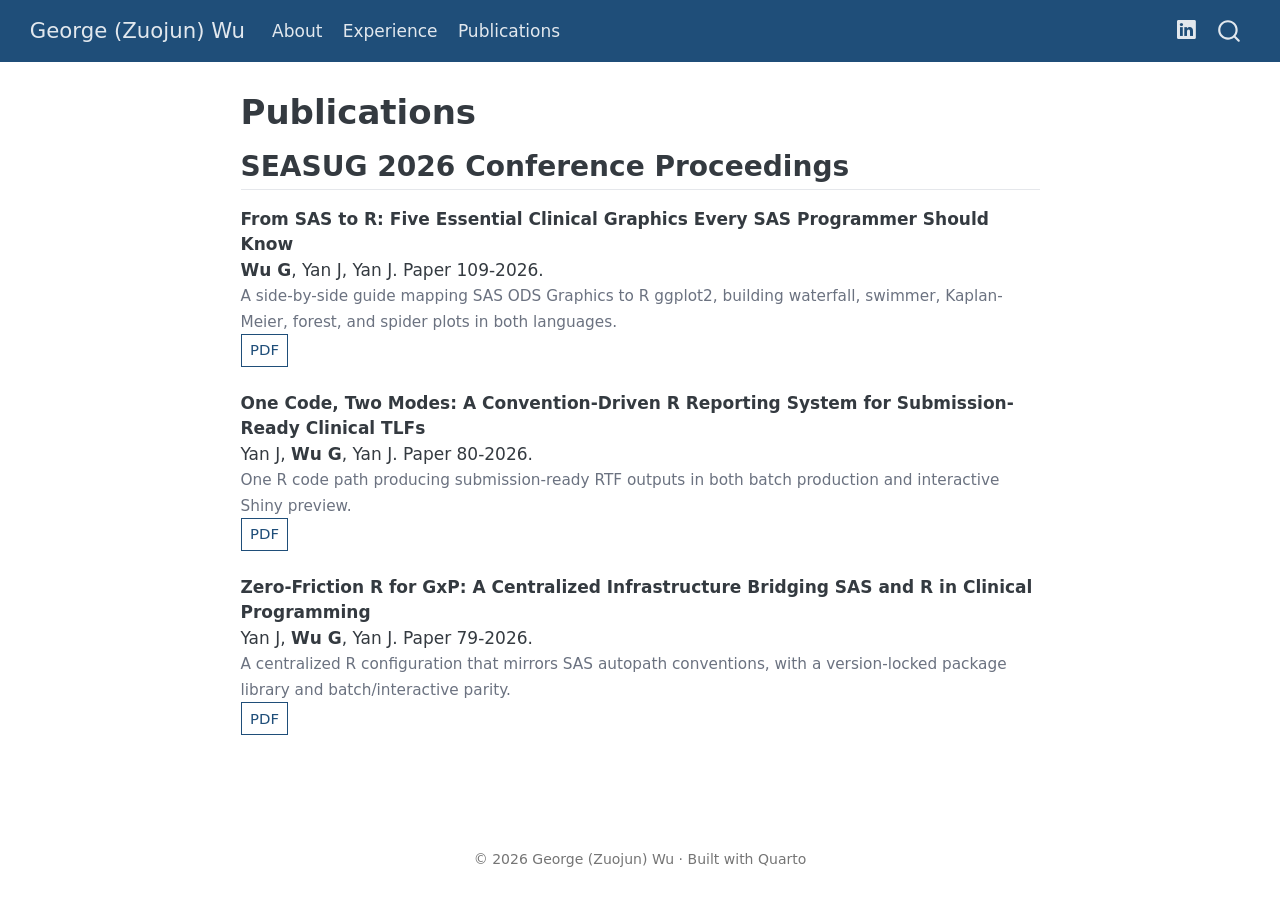
<file: docs/publications.html>
<!DOCTYPE html>
<html xmlns="http://www.w3.org/1999/xhtml" lang="en" xml:lang="en"><head>

<meta charset="utf-8">
<meta name="generator" content="quarto-1.10.18">

<meta name="viewport" content="width=device-width, initial-scale=1.0, user-scalable=yes">


<title>Publications – George (Zuojun) Wu</title>
<style>
/* Default styles provided by pandoc.
** See https://pandoc.org/MANUAL.html#variables-for-html for config info.
*/
span.smallcaps{font-variant: small-caps;}
div.columns{display: flex; gap: 1.5em;}
div.column{flex: auto;}
@media screen {
div.columns{gap: min(4vw, 1.5em);}
div.column{overflow-x: auto;}
}
div.hanging-indent{margin-left: 1.5em; text-indent: -1.5em;}
ul.task-list{list-style: none;}
ul.task-list li input[type="checkbox"] {
  width: 0.8em;
  margin: 0 0.8em 0.2em -1em; /* quarto-specific, see https://github.com/quarto-dev/quarto-cli/issues/4556 */ 
  vertical-align: middle;
}
</style>


<script src="site_libs/quarto-nav/quarto-nav.js"></script>
<script src="site_libs/quarto-nav/headroom.min.js"></script>
<script src="site_libs/clipboard/clipboard.min.js"></script>
<script src="site_libs/quarto-search/autocomplete.umd.js"></script>
<script src="site_libs/quarto-search/fuse.min.js"></script>
<script src="site_libs/quarto-search/quarto-search.js"></script>
<meta name="quarto:offset" content="./">
<script src="site_libs/quarto-html/quarto.js" type="module"></script>
<script src="site_libs/quarto-html/tabsets/tabsets.js" type="module"></script>
<script src="site_libs/quarto-html/popper.min.js"></script>
<script src="site_libs/quarto-html/tippy.umd.min.js"></script>
<script src="site_libs/quarto-html/anchor.min.js"></script>
<link href="site_libs/quarto-html/tippy.css" rel="stylesheet">
<link href="site_libs/quarto-html/quarto-syntax-highlighting-64a204ab8560d761af7679ceaba22944.css" rel="stylesheet" id="quarto-text-highlighting-styles">
<script src="site_libs/bootstrap/bootstrap.min.js"></script>
<link href="site_libs/bootstrap/bootstrap-icons.css" rel="stylesheet">
<link href="site_libs/bootstrap/bootstrap-c2377bcc6cf7d1278f68aa3587a7c56a.min.css" rel="stylesheet" append-hash="true" id="quarto-bootstrap" data-mode="light">
<script id="quarto-search-options" type="application/json">{
  "location": "navbar",
  "copy-button": false,
  "collapse-after": 3,
  "panel-placement": "end",
  "type": "overlay",
  "limit": 50,
  "keyboard-shortcut": [
    "f",
    "/",
    "s"
  ],
  "show-item-context": false,
  "language": {
    "search-no-results-text": "No results",
    "search-matching-documents-text": "matching documents",
    "search-copy-link-title": "Copy link to search",
    "search-hide-matches-text": "Hide additional matches",
    "search-more-match-text": "more match in this document",
    "search-more-matches-text": "more matches in this document",
    "search-clear-button-title": "Clear",
    "search-text-placeholder": "",
    "search-detached-cancel-button-title": "Cancel",
    "search-submit-button-title": "Submit",
    "search-label": "Search"
  }
}</script>


</head>

<body class="nav-fixed fullcontent quarto-light">

<div id="quarto-search-results"></div>
  <header id="quarto-header" class="headroom fixed-top">
    <nav class="navbar navbar-expand-lg " data-bs-theme="dark">
      <div class="navbar-container container-fluid">
      <div class="navbar-brand-container mx-auto">
    <a class="navbar-brand" href="./index.html">
    <span class="navbar-title">George (Zuojun) Wu</span>
    </a>
  </div>
            <div id="quarto-search" class="" title="Search"></div>
          <button class="navbar-toggler" type="button" data-bs-toggle="collapse" data-bs-target="#navbarCollapse" aria-controls="navbarCollapse" role="menu" aria-expanded="false" aria-label="Toggle navigation" onclick="if (window.quartoToggleHeadroom) { window.quartoToggleHeadroom(); }">
  <span class="navbar-toggler-icon"></span>
</button>
          <div class="collapse navbar-collapse" id="navbarCollapse">
            <ul class="navbar-nav navbar-nav-scroll me-auto">
  <li class="nav-item">
    <a class="nav-link" href="./index.html"> 
<span class="menu-text">About</span></a>
  </li>  
  <li class="nav-item">
    <a class="nav-link" href="./experience.html"> 
<span class="menu-text">Experience</span></a>
  </li>  
  <li class="nav-item">
    <a class="nav-link active" href="./publications.html" aria-current="page"> 
<span class="menu-text">Publications</span></a>
  </li>  
</ul>
            <ul class="navbar-nav navbar-nav-scroll ms-auto">
  <li class="nav-item compact">
    <a class="nav-link" href="https://www.linkedin.com/in/georgewu-statprog/"> <i class="bi bi-linkedin" role="img" aria-label="LinkedIn">
</i> 
<span class="menu-text"></span></a>
  </li>  
</ul>
          </div> <!-- /navcollapse -->
            <div class="quarto-navbar-tools">
</div>
      </div> <!-- /container-fluid -->
    </nav>
</header>
<!-- content -->
<div id="quarto-content" class="quarto-container page-columns page-rows-contents page-layout-article page-navbar">
<!-- sidebar -->
<!-- margin-sidebar -->
    
<!-- main -->
<main class="content" id="quarto-document-content">

<header id="title-block-header" class="quarto-title-block default">
<div class="quarto-title">
<h1 class="title">Publications</h1>
</div>



<div class="quarto-title-meta">

    
  
    
  </div>
  


</header>


<section id="seasug-2026-conference-proceedings" class="level2">
<h2 class="anchored" data-anchor-id="seasug-2026-conference-proceedings">SEASUG 2026 Conference Proceedings</h2>
<div class="pub">
<p><span class="pub-title">From SAS to R: Five Essential Clinical Graphics Every SAS Programmer Should Know</span><br>
<strong>Wu G</strong>, Yan J, Yan J. Paper 109-2026.<br>
<span class="pub-meta">A side-by-side guide mapping SAS ODS Graphics to R ggplot2, building waterfall, swimmer, Kaplan-Meier, forest, and spider plots in both languages.</span><br>
<a href="https://saslexicon.org/SESUG/2026/Wu_From_SAS_to_R_Five_Essential_Clinical_Graphics_Every_SAS_Programmer.pdf" class="btn btn-sm btn-outline-primary">PDF</a></p>
</div>
<div class="pub">
<p><span class="pub-title">One Code, Two Modes: A Convention-Driven R Reporting System for Submission-Ready Clinical TLFs</span><br>
Yan J, <strong>Wu G</strong>, Yan J. Paper 80-2026.<br>
<span class="pub-meta">One R code path producing submission-ready RTF outputs in both batch production and interactive Shiny preview.</span><br>
<a href="https://saslexicon.org/SESUG/2026/Yan_One_Code_Two_Modes_A_ConventionDriven_R_Reporting_System_for_SubmissionReady_Clinical_TLFs.pdf" class="btn btn-sm btn-outline-primary">PDF</a></p>
</div>
<div class="pub">
<p><span class="pub-title">Zero-Friction R for GxP: A Centralized Infrastructure Bridging SAS and R in Clinical Programming</span><br>
Yan J, <strong>Wu G</strong>, Yan J. Paper 79-2026.<br>
<span class="pub-meta">A centralized R configuration that mirrors SAS autopath conventions, with a version-locked package library and batch/interactive parity.</span><br>
<a href="https://saslexicon.org/SESUG/2026/Yan_ZeroFriction_R_for_GxP_A_Centralized_Infrastructure_Bridging_SAS_and_R_in_Clinical_Programming.pdf" class="btn btn-sm btn-outline-primary">PDF</a></p>
</div>


</section>

</main> <!-- /main -->
<script id="quarto-html-after-body" type="application/javascript">
  window.document.addEventListener("DOMContentLoaded", function (event) {
    const icon = "";
    const anchorJS = new window.AnchorJS();
    anchorJS.options = {
      placement: 'right',
      icon: icon
    };
    anchorJS.add('.anchored');
    const isCodeAnnotation = (el) => {
      for (const clz of el.classList) {
        if (clz.startsWith('code-annotation-')) {                     
          return true;
        }
      }
      return false;
    }
    const onCopySuccess = function(e) {
      // button target
      const button = e.trigger;
      // don't keep focus
      button.blur();
      // flash "checked"
      button.classList.add('code-copy-button-checked');
      var currentTitle = button.getAttribute("title");
      button.setAttribute("title", "Copied!");
      let tooltip;
      if (window.bootstrap) {
        button.setAttribute("data-bs-toggle", "tooltip");
        button.setAttribute("data-bs-placement", "left");
        button.setAttribute("data-bs-title", "Copied!");
        tooltip = new bootstrap.Tooltip(button, 
          { trigger: "manual", 
            customClass: "code-copy-button-tooltip",
            offset: [0, -8]});
        tooltip.show();    
      }
      setTimeout(function() {
        if (tooltip) {
          tooltip.hide();
          button.removeAttribute("data-bs-title");
          button.removeAttribute("data-bs-toggle");
          button.removeAttribute("data-bs-placement");
        }
        button.setAttribute("title", currentTitle);
        button.classList.remove('code-copy-button-checked');
      }, 1000);
      // clear code selection
      e.clearSelection();
    }
    const getTextToCopy = function(trigger) {
      const outerScaffold = trigger.parentElement.cloneNode(true);
      const codeEl = outerScaffold.querySelector('code');
      for (const childEl of codeEl.children) {
        if (isCodeAnnotation(childEl)) {
          childEl.remove();
        }
      }
      return codeEl.innerText;
    }
    const clipboard = new window.ClipboardJS('.code-copy-button:not([data-in-quarto-modal])', {
      text: getTextToCopy
    });
    clipboard.on('success', onCopySuccess);
    if (window.document.getElementById('quarto-embedded-source-code-modal')) {
      const clipboardModal = new window.ClipboardJS('.code-copy-button[data-in-quarto-modal]', {
        text: getTextToCopy,
        container: window.document.getElementById('quarto-embedded-source-code-modal')
      });
      clipboardModal.on('success', onCopySuccess);
    }
      var localhostRegex = new RegExp(/^(?:http|https):\/\/localhost\:?[0-9]*\//);
      var mailtoRegex = new RegExp(/^mailto:/);
        var filterRegex = new RegExp("https:\/\/actsofanalysis\.github\.io\/george-wu");
      var isInternal = (href) => {
          return filterRegex.test(href) || localhostRegex.test(href) || mailtoRegex.test(href);
      }
      // Inspect non-navigation links and adorn them if external
     var links = window.document.querySelectorAll('a[href]:not(.nav-link):not(.navbar-brand):not(.toc-action):not(.sidebar-link):not(.sidebar-item-toggle):not(.pagination-link):not(.no-external):not([aria-hidden]):not(.dropdown-item):not(.quarto-navigation-tool):not(.about-link)');
      for (var i=0; i<links.length; i++) {
        const link = links[i];
        if (!isInternal(link.href)) {
          // undo the damage that might have been done by quarto-nav.js in the case of
          // links that we want to consider external
          if (link.dataset.originalHref !== undefined) {
            link.href = link.dataset.originalHref;
          }
        }
      }
    function tippyHover(el, contentFn, onTriggerFn, onUntriggerFn) {
      const config = {
        allowHTML: true,
        maxWidth: 500,
        delay: 100,
        arrow: false,
        appendTo: function(el) {
            return el.parentElement;
        },
        interactive: true,
        interactiveBorder: 10,
        theme: 'quarto',
        placement: 'bottom-start',
      };
      if (contentFn) {
        config.content = contentFn;
      }
      if (onTriggerFn) {
        config.onTrigger = onTriggerFn;
      }
      if (onUntriggerFn) {
        config.onUntrigger = onUntriggerFn;
      }
      window.tippy(el, config); 
    }
    const noterefs = window.document.querySelectorAll('a[role="doc-noteref"]');
    for (var i=0; i<noterefs.length; i++) {
      const ref = noterefs[i];
      tippyHover(ref, function() {
        // use id or data attribute instead here
        let href = ref.getAttribute('data-footnote-href') || ref.getAttribute('href');
        try { href = new URL(href).hash; } catch {}
        const id = href.replace(/^#\/?/, "");
        const note = window.document.getElementById(id);
        if (note) {
          return note.innerHTML;
        } else {
          return "";
        }
      });
    }
    const xrefs = window.document.querySelectorAll('a.quarto-xref');
    const processXRef = (id, note) => {
      // Strip column container classes
      const stripColumnClz = (el) => {
        el.classList.remove("page-full", "page-columns");
        if (el.children) {
          for (const child of el.children) {
            stripColumnClz(child);
          }
        }
      }
      stripColumnClz(note)
      if (id === null || id.startsWith('sec-')) {
        // Special case sections, only their first couple elements
        const container = document.createElement("div");
        if (note.children && note.children.length > 2) {
          container.appendChild(note.children[0].cloneNode(true));
          for (let i = 1; i < note.children.length; i++) {
            const child = note.children[i];
            if (child.tagName === "P" && child.innerText === "") {
              continue;
            } else {
              container.appendChild(child.cloneNode(true));
              break;
            }
          }
          if (window.Quarto?.typesetMath) {
            window.Quarto.typesetMath(container);
          }
          return container.innerHTML
        } else {
          if (window.Quarto?.typesetMath) {
            window.Quarto.typesetMath(note);
          }
          return note.innerHTML;
        }
      } else {
        // Remove any anchor links if they are present
        const anchorLink = note.querySelector('a.anchorjs-link');
        if (anchorLink) {
          anchorLink.remove();
        }
        if (window.Quarto?.typesetMath) {
          window.Quarto.typesetMath(note);
        }
        if (note.classList.contains("callout")) {
          return note.outerHTML;
        } else {
          return note.innerHTML;
        }
      }
    }
    for (var i=0; i<xrefs.length; i++) {
      const xref = xrefs[i];
      tippyHover(xref, undefined, function(instance) {
        instance.disable();
        let url = xref.getAttribute('href');
        let hash = undefined; 
        if (url.startsWith('#')) {
          hash = url;
        } else {
          try { hash = new URL(url).hash; } catch {}
        }
        if (hash) {
          const id = hash.replace(/^#\/?/, "");
          const note = window.document.getElementById(id);
          if (note !== null) {
            try {
              const html = processXRef(id, note.cloneNode(true));
              instance.setContent(html);
            } finally {
              instance.enable();
              instance.show();
            }
          } else {
            // See if we can fetch this
            fetch(url.split('#')[0])
            .then(res => res.text())
            .then(html => {
              const parser = new DOMParser();
              const htmlDoc = parser.parseFromString(html, "text/html");
              const note = htmlDoc.getElementById(id);
              if (note !== null) {
                const html = processXRef(id, note);
                instance.setContent(html);
              } 
            }).finally(() => {
              instance.enable();
              instance.show();
            });
          }
        } else {
          // See if we can fetch a full url (with no hash to target)
          // This is a special case and we should probably do some content thinning / targeting
          fetch(url)
          .then(res => res.text())
          .then(html => {
            const parser = new DOMParser();
            const htmlDoc = parser.parseFromString(html, "text/html");
            const note = htmlDoc.querySelector('main.content');
            if (note !== null) {
              // This should only happen for chapter cross references
              // (since there is no id in the URL)
              // remove the first header
              if (note.children.length > 0 && note.children[0].tagName === "HEADER") {
                note.children[0].remove();
              }
              const html = processXRef(null, note);
              instance.setContent(html);
            } 
          }).finally(() => {
            instance.enable();
            instance.show();
          });
        }
      }, function(instance) {
      });
    }
        let selectedAnnoteEl;
        const selectorForAnnotation = ( cell, annotation) => {
          let cellAttr = 'data-code-cell="' + cell + '"';
          let lineAttr = 'data-code-annotation="' +  annotation + '"';
          const selector = 'span[' + cellAttr + '][' + lineAttr + ']';
          return selector;
        }
        const selectCodeLines = (annoteEl) => {
          const doc = window.document;
          const targetCell = annoteEl.getAttribute("data-target-cell");
          const targetAnnotation = annoteEl.getAttribute("data-target-annotation");
          const annoteSpan = window.document.querySelector(selectorForAnnotation(targetCell, targetAnnotation));
          const lines = annoteSpan.getAttribute("data-code-lines").split(",");
          const lineIds = lines.map((line) => {
            return targetCell + "-" + line;
          })
          let top = null;
          let height = null;
          let parent = null;
          if (lineIds.length > 0) {
              //compute the position of the single el (top and bottom and make a div)
              const el = window.document.getElementById(lineIds[0]);
              top = el.offsetTop;
              height = el.offsetHeight;
              parent = el.parentElement.parentElement;
            if (lineIds.length > 1) {
              const lastEl = window.document.getElementById(lineIds[lineIds.length - 1]);
              const bottom = lastEl.offsetTop + lastEl.offsetHeight;
              height = bottom - top;
            }
            if (top !== null && height !== null && parent !== null) {
              // cook up a div (if necessary) and position it 
              let div = window.document.getElementById("code-annotation-line-highlight");
              if (div === null) {
                div = window.document.createElement("div");
                div.setAttribute("id", "code-annotation-line-highlight");
                div.style.position = 'absolute';
                parent.appendChild(div);
              }
              div.style.top = top - 2 + "px";
              div.style.height = height + 4 + "px";
              div.style.left = 0;
              let gutterDiv = window.document.getElementById("code-annotation-line-highlight-gutter");
              if (gutterDiv === null) {
                gutterDiv = window.document.createElement("div");
                gutterDiv.setAttribute("id", "code-annotation-line-highlight-gutter");
                gutterDiv.style.position = 'absolute';
                const codeCell = window.document.getElementById(targetCell);
                const gutter = codeCell.querySelector('.code-annotation-gutter');
                gutter.appendChild(gutterDiv);
              }
              gutterDiv.style.top = top - 2 + "px";
              gutterDiv.style.height = height + 4 + "px";
            }
            selectedAnnoteEl = annoteEl;
          }
        };
        const unselectCodeLines = () => {
          const elementsIds = ["code-annotation-line-highlight", "code-annotation-line-highlight-gutter"];
          elementsIds.forEach((elId) => {
            const div = window.document.getElementById(elId);
            if (div) {
              div.remove();
            }
          });
          selectedAnnoteEl = undefined;
        };
          // Handle positioning of the toggle
      window.addEventListener(
        "resize",
        throttle(() => {
          elRect = undefined;
          if (selectedAnnoteEl) {
            selectCodeLines(selectedAnnoteEl);
          }
        }, 10)
      );
      function throttle(fn, ms) {
      let throttle = false;
      let timer;
        return (...args) => {
          if(!throttle) { // first call gets through
              fn.apply(this, args);
              throttle = true;
          } else { // all the others get throttled
              if(timer) clearTimeout(timer); // cancel #2
              timer = setTimeout(() => {
                fn.apply(this, args);
                timer = throttle = false;
              }, ms);
          }
        };
      }
        // Attach click handler to the DT
        const annoteDls = window.document.querySelectorAll('dt[data-target-cell]');
        for (const annoteDlNode of annoteDls) {
          annoteDlNode.addEventListener('click', (event) => {
            const clickedEl = event.target;
            if (clickedEl !== selectedAnnoteEl) {
              unselectCodeLines();
              const activeEl = window.document.querySelector('dt[data-target-cell].code-annotation-active');
              if (activeEl) {
                activeEl.classList.remove('code-annotation-active');
              }
              selectCodeLines(clickedEl);
              clickedEl.classList.add('code-annotation-active');
            } else {
              // Unselect the line
              unselectCodeLines();
              clickedEl.classList.remove('code-annotation-active');
            }
          });
        }
    const findCites = (el) => {
      const parentEl = el.parentElement;
      if (parentEl) {
        const cites = parentEl.dataset.cites;
        if (cites) {
          return {
            el,
            cites: cites.split(' ')
          };
        } else {
          return findCites(el.parentElement)
        }
      } else {
        return undefined;
      }
    };
    var bibliorefs = window.document.querySelectorAll('a[role="doc-biblioref"]');
    for (var i=0; i<bibliorefs.length; i++) {
      const ref = bibliorefs[i];
      const citeInfo = findCites(ref);
      if (citeInfo) {
        tippyHover(citeInfo.el, function() {
          var popup = window.document.createElement('div');
          citeInfo.cites.forEach(function(cite) {
            var citeDiv = window.document.createElement('div');
            citeDiv.classList.add('hanging-indent');
            citeDiv.classList.add('csl-entry');
            var biblioDiv = window.document.getElementById('ref-' + cite);
            if (biblioDiv) {
              citeDiv.innerHTML = biblioDiv.innerHTML;
            }
            popup.appendChild(citeDiv);
          });
          return popup.innerHTML;
        });
      }
    }
  });
  </script>
</div> <!-- /content -->
<footer class="footer">
  <div class="nav-footer">
    <div class="nav-footer-left">
      &nbsp;
    </div>   
    <div class="nav-footer-center">
<p>© 2026 George (Zuojun) Wu · Built with Quarto</p>
</div>
    <div class="nav-footer-right">
      &nbsp;
    </div>
  </div>
</footer>




</body></html>
</file>
<file: docs/site_libs/quarto-html/tippy.css>
.tippy-box[data-animation=fade][data-state=hidden]{opacity:0}[data-tippy-root]{max-width:calc(100vw - 10px)}.tippy-box{position:relative;background-color:#333;color:#fff;border-radius:4px;font-size:14px;line-height:1.4;white-space:normal;outline:0;transition-property:transform,visibility,opacity}.tippy-box[data-placement^=top]>.tippy-arrow{bottom:0}.tippy-box[data-placement^=top]>.tippy-arrow:before{bottom:-7px;left:0;border-width:8px 8px 0;border-top-color:initial;transform-origin:center top}.tippy-box[data-placement^=bottom]>.tippy-arrow{top:0}.tippy-box[data-placement^=bottom]>.tippy-arrow:before{top:-7px;left:0;border-width:0 8px 8px;border-bottom-color:initial;transform-origin:center bottom}.tippy-box[data-placement^=left]>.tippy-arrow{right:0}.tippy-box[data-placement^=left]>.tippy-arrow:before{border-width:8px 0 8px 8px;border-left-color:initial;right:-7px;transform-origin:center left}.tippy-box[data-placement^=right]>.tippy-arrow{left:0}.tippy-box[data-placement^=right]>.tippy-arrow:before{left:-7px;border-width:8px 8px 8px 0;border-right-color:initial;transform-origin:center right}.tippy-box[data-inertia][data-state=visible]{transition-timing-function:cubic-bezier(.54,1.5,.38,1.11)}.tippy-arrow{width:16px;height:16px;color:#333}.tippy-arrow:before{content:"";position:absolute;border-color:transparent;border-style:solid}.tippy-content{position:relative;padding:5px 9px;z-index:1}
</file>
<file: docs/site_libs/quarto-html/quarto-syntax-highlighting-64a204ab8560d761af7679ceaba22944.css>
/* quarto syntax highlight colors */
:root {
  --quarto-hl-ot-color: #003B4F;
  --quarto-hl-at-color: #657422;
  --quarto-hl-ss-color: #20794D;
  --quarto-hl-an-color: #5E5E5E;
  --quarto-hl-fu-color: #4758AB;
  --quarto-hl-st-color: #20794D;
  --quarto-hl-cf-color: #003B4F;
  --quarto-hl-op-color: #5E5E5E;
  --quarto-hl-er-color: #AD0000;
  --quarto-hl-bn-color: #AD0000;
  --quarto-hl-al-color: #AD0000;
  --quarto-hl-va-color: #111111;
  --quarto-hl-bu-color: inherit;
  --quarto-hl-ex-color: inherit;
  --quarto-hl-pp-color: #AD0000;
  --quarto-hl-in-color: #5E5E5E;
  --quarto-hl-vs-color: #20794D;
  --quarto-hl-wa-color: #5E5E5E;
  --quarto-hl-do-color: #5E5E5E;
  --quarto-hl-im-color: #00769E;
  --quarto-hl-ch-color: #20794D;
  --quarto-hl-dt-color: #AD0000;
  --quarto-hl-fl-color: #AD0000;
  --quarto-hl-co-color: #5E5E5E;
  --quarto-hl-cv-color: #5E5E5E;
  --quarto-hl-cn-color: #8f5902;
  --quarto-hl-sc-color: #5E5E5E;
  --quarto-hl-dv-color: #AD0000;
  --quarto-hl-kw-color: #003B4F;
}

/* other quarto variables */
:root {
  --quarto-font-monospace: SFMono-Regular, Menlo, Monaco, Consolas, "Liberation Mono", "Courier New", monospace;
}

/* syntax highlight based on Pandoc's rules */
pre > code.sourceCode > span {
  color: #003B4F;
}

code.sourceCode > span {
  color: #003B4F;
}

div.sourceCode,
div.sourceCode pre.sourceCode {
  color: #003B4F;
}

/* Normal */
code span {
  color: #003B4F;
}

/* Alert */
code span.al {
  color: #AD0000;
  font-style: inherit;
}

/* Annotation */
code span.an {
  color: #5E5E5E;
  font-style: inherit;
}

/* Attribute */
code span.at {
  color: #657422;
  font-style: inherit;
}

/* BaseN */
code span.bn {
  color: #AD0000;
  font-style: inherit;
}

/* BuiltIn */
code span.bu {
  font-style: inherit;
}

/* ControlFlow */
code span.cf {
  color: #003B4F;
  font-weight: bold;
  font-style: inherit;
}

/* Char */
code span.ch {
  color: #20794D;
  font-style: inherit;
}

/* Constant */
code span.cn {
  color: #8f5902;
  font-style: inherit;
}

/* Comment */
code span.co {
  color: #5E5E5E;
  font-style: inherit;
}

/* CommentVar */
code span.cv {
  color: #5E5E5E;
  font-style: italic;
}

/* Documentation */
code span.do {
  color: #5E5E5E;
  font-style: italic;
}

/* DataType */
code span.dt {
  color: #AD0000;
  font-style: inherit;
}

/* DecVal */
code span.dv {
  color: #AD0000;
  font-style: inherit;
}

/* Error */
code span.er {
  color: #AD0000;
  font-style: inherit;
}

/* Extension */
code span.ex {
  font-style: inherit;
}

/* Float */
code span.fl {
  color: #AD0000;
  font-style: inherit;
}

/* Function */
code span.fu {
  color: #4758AB;
  font-style: inherit;
}

/* Import */
code span.im {
  color: #00769E;
  font-style: inherit;
}

/* Information */
code span.in {
  color: #5E5E5E;
  font-style: inherit;
}

/* Keyword */
code span.kw {
  color: #003B4F;
  font-weight: bold;
  font-style: inherit;
}

/* Operator */
code span.op {
  color: #5E5E5E;
  font-style: inherit;
}

/* Other */
code span.ot {
  color: #003B4F;
  font-style: inherit;
}

/* Preprocessor */
code span.pp {
  color: #AD0000;
  font-style: inherit;
}

/* SpecialChar */
code span.sc {
  color: #5E5E5E;
  font-style: inherit;
}

/* SpecialString */
code span.ss {
  color: #20794D;
  font-style: inherit;
}

/* String */
code span.st {
  color: #20794D;
  font-style: inherit;
}

/* Variable */
code span.va {
  color: #111111;
  font-style: inherit;
}

/* VerbatimString */
code span.vs {
  color: #20794D;
  font-style: inherit;
}

/* Warning */
code span.wa {
  color: #5E5E5E;
  font-style: italic;
}

.prevent-inlining {
  content: "</";
}

/*# sourceMappingURL=9d8d5bb603a83b8298b89080a598c93b.css.map */
</file>
